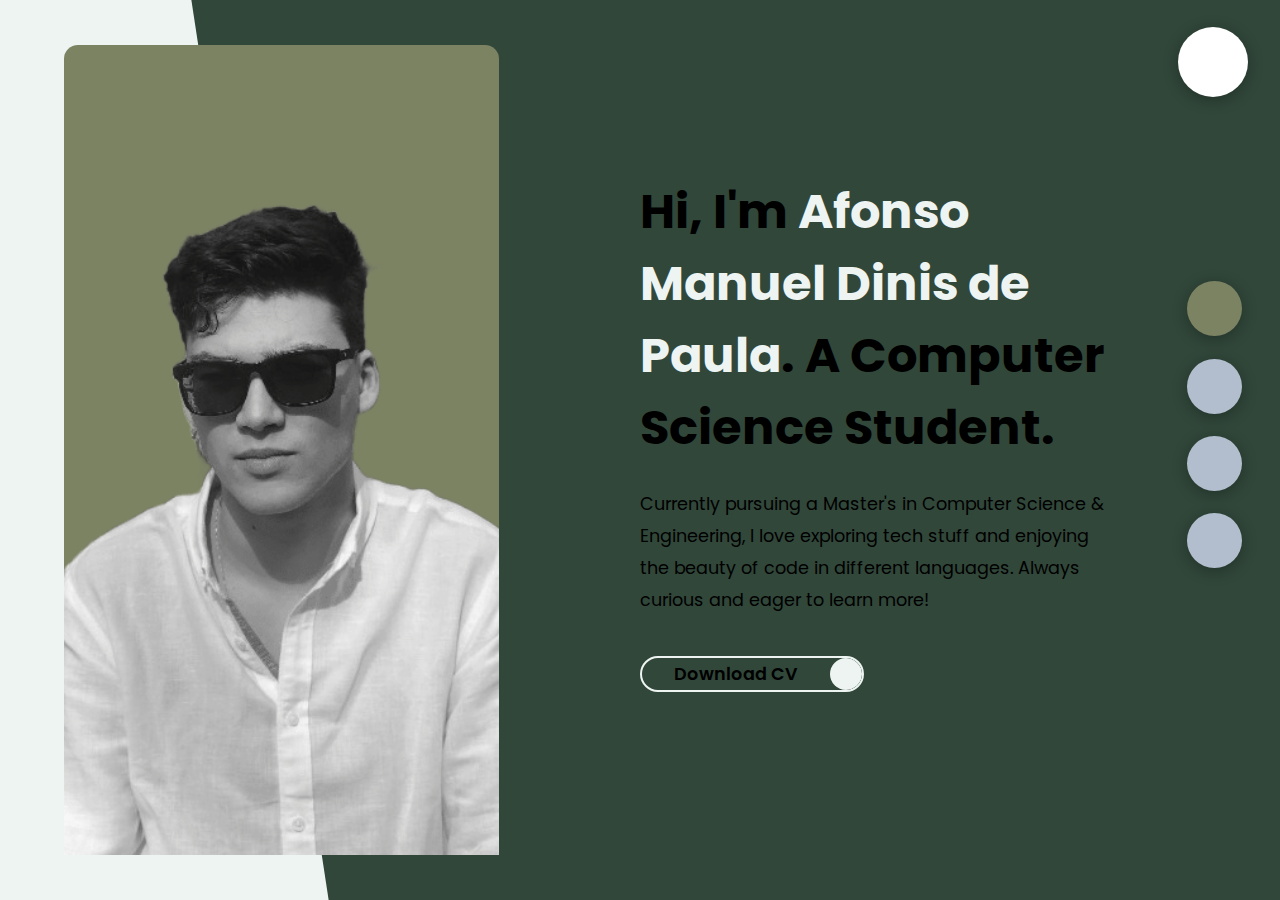
<file: index.html>
<!DOCTYPE html>
<html lang="en">
<head>
    <meta charset="UTF-8">
    <meta name="viewport" content="width=device-width, initial-scale=1.0">
    <title>Portfolio</title>
    <link rel="stylesheet" href="styles/styles.css">
    <link rel="preconnect" href="https://fonts.googleapis.com">
    <link rel="preconnect" href="https://fonts.gstatic.com" crossorigin>
    <link href="https://fonts.googleapis.com/css2?family=Poppins&display=swap" rel="stylesheet">
    <link rel="stylesheet" href="https://cdnjs.cloudflare.com/ajax/libs/font-awesome/6.5.0/css/all.min.css" integrity="sha512-Avb2QiuDEEvB4bZJYdft2mNjVShBftLdPG8FJ0V7irTLQ8Uo0qcPxh4Plq7G5tGm0rU+1SPhVotteLpBERwTkw==" crossorigin="anonymous" referrerpolicy="no-referrer" />
</head>
<body class="main-content">
    <header class="section sec1 header active" id="home">
        <div class="header-content">
            <div class="left-header">
                <div class="h-shape"></div>
                <div class="image">
                    <img src="img/hero2.png">
                </div>
            </div>
            <div class="right-header">
                <h1 class="name">
                    Hi, I'm <span>Afonso Manuel Dinis de Paula</span>.
                    A Computer Science Student.
                </h1>
                <p>
                    Currently pursuing a Master's in Computer Science & Engineering, I love exploring tech stuff and enjoying the beauty of code in different languages. Always curious and eager to learn more!
                </p>
                <div class="btn-con">
                    <a href="cv_AfonsoPaula.pdf" download="cv_AfonsoPaula.pdf" class="main-btn">
                        <span class="btn-text">Download CV</span>
                        <span class="btn-icon"><i class="fas fa-download"></i></span>
                    </a>
                </div>
            </div>
        </div>
    </header>

    <main>
        <section class="section sec2" id="about">
            <div class="main-title">
                <h2>My <span>Stats</span></h2>
            </div>
            <div class="about-container">
                <div class="left-about">
                    <h4>Information About me</h4>
                    <p>
                        I'm a passionate Tech Explorer who loves delving into the beauty of code in every language. Constantly curious and always seeking new challenges, 
                        I've found my passion in programming and creative problem-solving. Currently, I'm pursuing a Master's degree in Computer Science at the University 
                        of Beira Interior. By combining my constant curiosity with a hands-on approach, I'm ready to take on any challenge the digital world throws my way.
                    </p>
                    <div class="btn-container">
                        <div class="btn-con">
                            <a href="cv_AfonsoPaula.pdf" download="cv_AfonsoPaula.pdf" class="main-btn">
                                <span class="btn-text">Download CV</span>
                                <span class="btn-icon"><i class="fas fa-download"></i></span>
                            </a>
                        </div>
                    </div>
                </div>
                <div class="right-about">
                    <div class="about-item">
                        <div class="abt-text">
                            <p class="large-text">10+</p>
                            <p class="small-text">Projects <br /> Completed</p>
                        </div>
                    </div>
                    <div class="about-item">
                        <div class="abt-text">
                            <p class="large-text">5+</p>
                            <p class="small-text">Years of <br /> Experience</p>
                        </div>
                    </div>
                    <div class="about-item">
                        <div class="abt-text">
                            <p class="large-text">Cybersecurity</p>
                            <p class="small-text">Field of <br /> interest</p>
                        </div>
                    </div>
                    <div class="about-item">
                        <div class="abt-text">
                            <p class="large-text">0</p>
                            <p class="small-text">Years of Professional <br /> Experience</p>
                        </div>
                    </div>
                </div>
            </div>
            <div class="about-stats">
                <h4 class="stat-title">My Skills</h4>
                <div class="progress-bars">
                    <div class="progress-bar">
                        <p class="prog-title">html5</p>
                        <div class="progress-con">
                            <p class="prog-text">82%</p>
                            <div class="progress">
                                <span class="html"></span>
                            </div>
                        </div>
                    </div>
                    <div class="progress-bar">
                        <p class="prog-title">css3</p>
                        <div class="progress-con">
                            <p class="prog-text">71%%</p>
                            <div class="progress">
                                <span class="css"></span>
                            </div>
                        </div>
                    </div>
                    <div class="progress-bar">
                        <p class="prog-title">javascript</p>
                        <div class="progress-con">
                            <p class="prog-text">54%</p>
                            <div class="progress">
                                <span class="js"></span>
                            </div>
                        </div>
                    </div>
                    <div class="progress-bar">
                        <p class="prog-title">Java</p>
                        <div class="progress-con">
                            <p class="prog-text">65%</p>
                            <div class="progress">
                                <span class="java"></span>
                            </div>
                        </div>
                    </div>
                    <div class="progress-bar">
                        <p class="prog-title">SQL</p>
                        <div class="progress-con">
                            <p class="prog-text">79%</p>
                            <div class="progress">
                                <span class="sql"></span>
                            </div>
                        </div>
                    </div>
                    <div class="progress-bar">
                        <p class="prog-title">Python</p>
                        <div class="progress-con">
                            <p class="prog-text">82%</p>
                            <div class="progress">
                                <span class="python"></span>
                            </div>
                        </div>
                    </div>
                    <div class="progress-bar">
                        <p class="prog-title">PHP</p>
                        <div class="progress-con">
                            <p class="prog-text">65%</p>
                            <div class="progress">
                                <span class="php"></span>
                            </div>
                        </div>
                    </div>
                    <div class="progress-bar">
                        <p class="prog-title">C</p>
                        <div class="progress-con">
                            <p class="prog-text">80%</p>
                            <div class="progress">
                                <span class="c"></span>
                            </div>
                        </div>
                    </div>
                    <div class="progress-bar">
                        <p class="prog-title">Bash/Linux</p>
                        <div class="progress-con">
                            <p class="prog-text">72%</p>
                            <div class="progress">
                                <span class="bash"></span>
                            </div>
                        </div>
                    </div>
                    <div class="progress-bar">
                        <p class="prog-title">Docker</p>
                        <div class="progress-con">
                            <p class="prog-text">55%</p>
                            <div class="progress">
                                <span class="docker"></span>
                            </div>
                        </div>
                    </div>
                    <div class="progress-bar">
                        <p class="prog-title">Team Work</p>
                        <div class="progress-con">
                            <p class="prog-text">87%</p>
                            <div class="progress">
                                <span class="team"></span>
                            </div>
                        </div>
                    </div>
                    <div class="progress-bar">
                        <p class="prog-title">Communication</p>
                        <div class="progress-con">
                            <p class="prog-text">75%</p>
                            <div class="progress">
                                <span class="communication"></span>
                            </div>
                        </div>
                    </div>
                    <div class="progress-bar">
                        <p class="prog-title">Adaptability</p>
                        <div class="progress-con">
                            <p class="prog-text">77%</p>
                            <div class="progress">
                                <span class="adaptability"></span>
                            </div>
                        </div>
                    </div>
                    <div class="progress-bar">
                        <p class="prog-title">Critical Thinking</p>
                        <div class="progress-con">
                            <p class="prog-text">73%</p>
                            <div class="progress">
                                <span class="critical"></span>
                            </div>
                        </div>
                    </div>
                </div>
            </div>
            <h4 class="stat-title">My Timeline</h4>
            <div class="timeline">
                <div class="timeline-item">
                    <div class="tl-icon">
                        <i class="fas fa-briefcase"></i>
                    </div>
                    <p class="tl-duration">Feb 2024 - Jun 2024</p>
                    <h5>Erasmus Programme<span> - Białystok University of Technology</span></h5>
                    <p>
                        My Erasmus program at Białystok University of Technology in Poland marked a transformative milestone in my academic journey. The university offered a dynamic and challenging learning environment where I honed my skills in the Internet of Things, wireless networks, and data exploration and analytics. This international experience allowed me to develop essential competencies for the job market, such as teamwork, problem-solving, and adaptability to different cultures. Moreover, the opportunity to explore various European cities broadened my worldview and provided me with unforgettable memories.
                    </p>
                </div>
                <div class="timeline-item">
                    <div class="tl-icon">
                        <i class="fas fa-briefcase"></i>
                    </div>
                    <p class="tl-duration">2022 - OnGoing</p>
                    <h5>Master's Degree<span> - U.Beira Interior</span></h5>
                    <p>
                        I am currently pursuing a Master's degree in Computer Science, a program that allows me to explore a wide range of areas within computing. 
                        Throughout my academic journey, I have deepened my knowledge in various disciplines, including:
                    </p>
                    <ul>
                        <li>🔹Software Quality</li>
                        <li>🔹Programming Languages and Compilers</li>
                        <li>🔹Database Management Systems</li>
                        <li>🔹Communication Protocols</li>
                        <li>🔹Machine Learning</li>
                        <li>🔹Cloud Computing</li>
                        <li>🔹Virtualization and Data Center Technologies</li>
                    </ul>
                </div>
                <div class="timeline-item">
                    <div class="tl-icon">
                        <i class="fas fa-briefcase"></i>
                    </div>
                    <p class="tl-duration">2019 - 2023</p>
                    <h5>Bachelor's Degree<span> - U.Beira Interior</span></h5>
                    <p>
                        Graduated with a Bachelor's degree in Computer Science & Engineering, where I mainly gained practical skills in:
                    </p>
                    <ul>
                        <li>🔹Algorithms and Data Structures</li>
                        <li>🔹Web Programming</li>
                        <li>🔹Databases and Data Management</li>
                        <li>🔹Object-Oriented Programming</li>
                        <li>🔹Operating Systems</li>
                        <li>🔹Mobile Application Development</li>
                        <li>🔹Artificial Intelligence</li>
                        <li>🔹Network Administration and Systems</li>
                        <li>🔹Cybersecurity</li>
                        <li>🔹Distributed Systems</li>
                    </ul>
                    <p>
                        My bachelor's final project, titled 'Web Corpora Operations', was developed to provide a tool aiding linguists and other professionals in comprehending 
                        and exploring the usage of specific words across different contexts on the internet (Grade: 18/20).
                    </p>
                </div>
            </div>
        </section>
        <section class="section sec3" id="portfolio">
            <div class="main-title">
                <h2>My <span>Portfolio</span></h2>
            </div>
            <p class="port-text">
                Here is some of my work that I've done in various programming languages.
            </p>
            <div class="portfolios">
                <div class="portfolio-item">
                    <div class="image">
                        <img src="img/port1.png" alt="">
                    </div>
                    <div class="hover-items">
                        <h3>Web Corpora Operations</h3>
                        <div class="icons">
                            <a class="icon" href="https://github.com/AfonsoPaula/Web-Corpora-Operations" target="_blank">
                                <i class="fab fa-github"></i>
                            </a>
                        </div>
                    </div>
                </div>
                <div class="portfolio-item">
                    <div class="image">
                        <img src="img/port2.png" alt="">
                    </div>
                    <div class="hover-items">
                        <h3>Apis Melifera Honeybee</h3>
                        <div class="icons">
                            <a class="icon" href="https://github.com/AfonsoPaula/Apis-Melifera-Honeybee" target="_blank">
                                <i class="fab fa-github"></i>
                            </a>
                        </div>
                    </div>
                </div>
                <div class="portfolio-item">
                    <div class="image">
                        <img src="img/port3.png" alt="">
                    </div>
                    <div class="hover-items">
                        <h3>Queries Manager</h3>
                        <div class="icons">
                            <a class="icon" href="https://github.com/AfonsoPaula/Queries-Manager" target="_blank">
                                <i class="fab fa-github"></i>
                            </a>
                        </div>
                    </div>
                </div>
                <div class="portfolio-item">
                    <div class="image">
                        <img src="img/port4.png" alt="">
                    </div>
                    <div class="hover-items">
                        <h3>Weather API</h3>
                        <div class="icons">
                            <a class="icon" href="https://github.com/AfonsoPaula/Weather-API" target="_blank">
                                <i class="fab fa-github"></i>
                            </a>
                        </div>
                    </div>
                </div>
                <div class="portfolio-item">
                    <div class="image">
                        <img src="img/port5.png" alt="">
                    </div>
                    <div class="hover-items">
                        <h3>Sigma Interpreter</h3>
                        <div class="icons">
                            <a class="icon" href="https://github.com/AfonsoPaula/Sigma-compiler" target="_blank">
                                <i class="fab fa-github"></i>
                            </a>
                        </div>
                    </div>
                </div>
                <div class="portfolio-item">
                    <div class="image">
                        <img src="img/port6.png" alt="">
                    </div>
                    <div class="hover-items">
                        <h3>Data Analysis</h3>
                        <div class="icons">
                            <a class="icon" href="https://github.com/AfonsoPaula/Data-Analysis" target="_blank">
                                <i class="fab fa-github"></i>
                            </a>
                        </div>
                    </div>
                </div>
            </div>
        </section>
        <!-- <section class="section sec4" id="blogs">
            <div class="main-title">
                <h2>My <span>Blogs</span></h2>
            </div>
            <div class="blogs">
                <div class="blog">
                    <img src="img/blog1.png" alt="">
                    <div class="blog-text">
                        <h4>
                            How create your own Website
                        </h4>
                        <p>
                            Lorem ipsum dolor sit amet, consectetur adipiscing elit, 
                            sed do eiusmod tempor incididunt ut labore et dolore magna aliqua. 
                            Ut enim ad minim veniam, quis nostrud exercitation ullamco laboris 
                            nisi ut aliquip ex ea commodo consequat.
                        </p>
                    </div>
                </div>
                <div class="blog">
                    <img src="img/blog1.png" alt="">
                    <div class="blog-text">
                        <h4>
                            How create your own Website
                        </h4>
                        <p>
                            Lorem ipsum dolor sit amet, consectetur adipiscing elit, 
                            sed do eiusmod tempor incididunt ut labore et dolore magna aliqua. 
                            Ut enim ad minim veniam, quis nostrud exercitation ullamco laboris 
                            nisi ut aliquip ex ea commodo consequat.
                        </p>
                    </div>
                </div>
                <div class="blog">
                    <img src="img/blog1.png" alt="">
                    <div class="blog-text">
                        <h4>
                            How create your own Website
                        </h4>
                        <p>
                            Lorem ipsum dolor sit amet, consectetur adipiscing elit, 
                            sed do eiusmod tempor incididunt ut labore et dolore magna aliqua. 
                            Ut enim ad minim veniam, quis nostrud exercitation ullamco laboris 
                            nisi ut aliquip ex ea commodo consequat.
                        </p>
                    </div>
                </div>
            </div>
        </section> -->
        <section class="section sec5 contact" id="contact">
            <div class="contact-container">
                <div class="main-title">
                    <h2>Contact <span>Me</span></h2>
                </div>
                <div class="contact-content-con">
                    <div class="left-contact">
                        <h4>Contact Info</h4>
                        <p>
                            If you have any questions about my work, want to collaborate, or discuss job opportunities, feel free to reach out! I typically respond within 24 hours during weekdays, and you can expect a swift reply.
                        </p>
                        <p>
                            Your privacy is important to me, and any information you provide will be kept confidential. Please feel free to choose your preferred method of contact, whether it's the contact form, or social media - I look forward to chatting with you!
                        </p>
                        <div class="contact-info">
                            <div class="contact-item">
                                <div class="icon">
                                    <i class="fas fa-location-dot"></i>
                                    <p>
                                        Portalegre, Portugal
                                    </p>
                                </div>
                            </div>
                            <div class="contact-item">
                                <div class="icon">
                                    <i class="fas fa-earth-europe"></i>
                                    <p>
                                        Portuguese, Spanish, English
                                    </p>
                                </div>
                            </div>
                        </div>
                        <div class="contact-icons">
                            <div class="contact-icon">
                                <a href="https://www.linkedin.com/in/afonso-de-paula/" target="_blank">
                                    <i class="fab fa-linkedin"></i>
                                </a>
                                <a href="https://github.com/AfonsoPaula" target="_blank">
                                    <i class="fab fa-github"></i>
                                </a>
                                <a href="https://x.com/vailatu_?s=21" target="_blank">
                                    <i class="fab fa-x-twitter"></i>
                                </a>
                                <a href="https://www.instagram.com/afonsodpaula77/" target="_blank">
                                    <i class="fab fa-instagram"></i>
                                </a>
                            </div>
                        </div>
                    </div>
                    <div class="right-contact">
                        <form action="https://formsubmit.co/3e87107847fbf3b23c5349bedf979a65" method="POST" class="contact-form">
                            <div class="input-control i-c-2">
                                <input type="text" name="name" required placeholder="YOUR NAME">
                                <input type="email" name="email" required placeholder="YOUR EMAIL">
                            </div>
                            <div class="input-control">
                                <input type="text" name="subject" required placeholder="ENTER SUBJECT">
                            </div>
                            <div class="input-control">
                                <textarea name="message" cols="15" rows="8" placeholder="Message here..."></textarea>
                            </div>
                            <div class="submit-btn">
                                <!-- <input type="hidden" name="_captcha" value="false"> -->
                                <input type="hidden" name="_next" value="https://afonsopaula.github.io/myPortfolio/thanks.html">
                                <input type="hidden" name="_template" value="table">
                                <button type="submit" class="contact-btn">
                                    <span class="btn-text2">Send Message</span>
                                    <span class="btn-icon2"><i class="fa-regular fa-paper-plane"></i></span>
                                </button>
                            </div>
                        </form>
                    </div>
                </div>
            </div>
        </section>
    </main>

    <div class="controlls">
        <div class="control control-1 active-btn" data-id="home">
            <i class="fas fa-home"></i>
        </div>
        <div class="control control-2" data-id="about">
            <i class="fas fa-user-tie"></i>
        </div>
        <div class="control control-3" data-id="portfolio">
            <i class="fas fa-briefcase"></i>
        </div>
        <!-- <div class="control control-4" data-id="blogs">
            <i class="fas fa-newspaper"></i>
        </div> -->
        <div class="control control-5" data-id="contact">
            <i class="fas fa-envelope-open"></i>
        </div>
    </div>

    <div class="theme-btn">
        <i class="fas fa-adjust"></i>
    </div>

    <script src="app.js"></script>
</body>
</html>
</file>
<file: styles/styles.css>
* {
  margin: 0;
  padding: 0;
  box-sizing: border-box;
  list-style: none;
}

:root {
  --color-primary: #31473A;
  --color-secondary: #EDF4F2;
  --color-Tertiary: #7C8363;
  --color-white: #000;
  --color-black: #FFFFFF;
  --color-gey-0: #12181b;
  --color-gey-1: #2a2e35;
  --color-gey-2: #454e56;
  --color-gey-3: #6c7983;
  --color-gey-4: #b2becd;
  --color-gey-5: #dbe1e8;
  --color-gey-6: #f8f8f8;
  --br-sm-2: 14px;
  --box-shadow-1: 0 3px 15px rgba(0,0,0,.3) ;
}

.light-mode {
  --color-primary: #A1D6E2;
  --color-secondary: #65acf8;
  --color-Tertiary: #1995AD;
  --color-white: #FCF6F5;
  --color-black: #000;
  --color-gey-0: #f8f8f8;
  --color-gey-1: #dbe1e8;
  --color-gey-2: #b2becd;
  --color-gey-3: #6c7983;
  --color-gey-4: #454e56;
  --color-gey-5: #2a2e35;
  --color-gey-6: #12181b;
}

body {
  background-color: var(--color-primary);
  font-family: "Poppins", sans-serif;
  font-size: 1.1rem;
  color: var(--color-white);
  transition: all 0.4s ease-in-out;
}

a {
  display: inline-block;
  text-decoration: none;
  color: indianred;
  font-family: inherit;
}

header {
  min-height: 100vh;
  font-family: "Poppins", sans-serif;
  color: var(--color-white);
  overflow: hidden;
}

section {
  min-height: 100vh;
  width: 100%;
  position: absolute;
  left: 0;
  top: 0;
  padding: 3rem 18rem;
}

.section {
  transform: translateY(-100%) scale(0);
  transition: all 0.4s ease-in-out;
  background-color: var(--color-primary);
}

.sec1 {
  display: none;
  transform: translateY(0) scale(1);
}

.sec2 {
  display: none;
  transform: translateY(0) scale(1);
}

.sec3 {
  display: none;
  transform: translateY(0) scale(1);
}

.sec4 {
  display: none;
  transform: translateY(0) scale(1);
}

.sec5 {
  display: none;
  transform: translateY(0) scale(1);
}

.active {
  display: block;
  animation: scaleAnim 1s ease-in-out;
}
@keyframes scaleAnim {
  0% {
    transform: translateY(-100%) scaleY(0);
  }
  100% {
    transform: translateY(0) scaleY(1);
  }
}

.controlls {
  position: fixed;
  z-index: 10;
  top: 30%;
  right: 3%;
  display: flex;
  flex-direction: column;
  align-items: center;
  justify-content: center;
  transform: translateY(-50);
}
.controlls .active-btn {
  background-color: var(--color-Tertiary) !important;
  transition: all 0.4s ease-in-out;
}
.controlls .active-btn i {
  color: var(--color-secondary) !important;
}
.controlls .control {
  padding: 1rem;
  cursor: pointer;
  background-color: var(--color-gey-4);
  width: 55px;
  height: 55px;
  border-radius: 50%;
  display: flex;
  justify-content: center;
  align-items: center;
  margin: 0.7rem 0;
  box-shadow: var(--box-shadow-1);
  transform: scale(1);
  transition: all 0.4s ease-in-out;
}
.controlls .control i {
  font-size: 1.2rem;
  color: var(--color-primary);
  pointer-events: none;
}
.controlls .control:hover {
  transform: scale(1.1);
  background-color: var(--color-white);
  transition: all 0.4s ease-in-out;
}
.controlls .control:hover i {
  color: var(--color-secondary);
}

.theme-btn {
  top: 3%;
  right: 2.5%;
  width: 70px;
  height: 70px;
  border-radius: 50%;
  background-color: var(--color-black);
  cursor: pointer;
  position: fixed;
  display: flex;
  align-items: center;
  justify-content: center;
  box-shadow: 0 3px 15px rgba(0, 0, 0, 0.3);
  transition: all 0.1s ease-in-out;
}
.theme-btn:active {
  transform: translateY(-3px);
}
.theme-btn i {
  font-size: 1.4rem;
  color: var(--color-gey-3);
  pointer-events: none;
}

/* Header Content */
.header-content {
  display: grid;
  grid-template-columns: repeat(2, 1fr);
  min-height: 100vh;
}
.header-content .left-header {
  display: flex;
  align-items: center;
  position: relative;
}
.header-content .left-header .h-shape {
  transition: all 0.4s ease-in-out;
  width: 65%;
  height: 100%;
  background-color: var(--color-secondary);
  position: absolute;
  top: 0;
  z-index: -1;
  -webkit-clip-path: polygon(0 0, 46% 0, 79% 100%, 0% 100%);
          clip-path: polygon(0 0, 46% 0, 79% 100%, 0% 100%);
}
.header-content .left-header .image {
  border-radius: var(--br-sm-2);
  height: 90%;
  width: 68%;
  margin-left: 4rem;
  background-color: var(--color-Tertiary);
  transition: all 0.4s ease-in-out;
}
.header-content .left-header .image img {
  width: 100%;
  height: 100%;
  -o-object-fit: cover;
     object-fit: cover;
  transition: all 0.4s ease-in-out;
  filter: grayscale(100%);
}
.header-content .left-header .image img:hover {
  filter: grayscale(0%);
  line-height: 2rem;
}
.header-content .right-header {
  display: flex;
  flex-direction: column;
  justify-content: center;
  padding-right: 18rem;
}
.header-content .right-header .name {
  font-size: 3rem;
}
.header-content .right-header .name span {
  color: var(--color-secondary);
}
.header-content .right-header p {
  margin: 1.5rem 0;
  line-height: 2rem;
}

/* ----------------- About ----------------- */
.about-container {
  text-align: start;
  display: grid;
  grid-template-columns: repeat(2, 1fr);
  padding-top: 3.5rem;
  padding-bottom: 5rem;
}
.about-container .right-about {
  display: grid;
  grid-template-columns: repeat(2, 1fr);
  grid-gap: 2rem;
}
.about-container .right-about .about-item {
  border: 3px solid var(--color-secondary);
  border-radius: 5px;
  transition: all 0.4s ease-in-out;
  box-shadow: 2px 2px 15px rgba(0, 0, 0, 0.1);
}
.about-container .right-about .about-item:hover {
  cursor: default;
  transform: translateY(-5px);
  border: 3px solid var(--color-Tertiary);
  box-shadow: 1px 4px 15px rgba(0, 0, 0, 0.32);
  background-color: var(--color-Tertiary);
}
.about-container .right-about .about-item .abt-text {
  padding: 1.5rem;
  display: flex;
  flex-direction: column;
}
.about-container .right-about .about-item .abt-text .large-text {
  font-size: 3rem;
  font-weight: 700;
  color: var(--color-secondary);
}
.about-container .right-about .about-item .abt-text .small-text {
  padding-left: 3rem;
  position: relative;
  text-transform: uppercase;
  font-size: 1.2rem;
  color: var(--color-grey-4);
  letter-spacing: 2px;
}
.about-container .right-about .about-item .abt-text .small-text::before {
  content: "";
  position: absolute;
  left: 0;
  top: 15px;
  width: 2rem;
  height: 2px;
  background-color: var(--color-gey-5);
}
.about-container .left-about {
  padding-right: 5rem;
}
.about-container .left-about p {
  line-height: 2rem;
  padding: 1rem;
  color: var(--color-gey-4);
}
.about-container .left-about h4 {
  color: var(--color-gey-4);
  text-align: center;
  font-size: 3rem;
  text-transform: uppercase;
  text-shadow: 0px 11px 10px rgba(123, 119, 105, 0.8);
}
.about-container .left-about .btn-container {
  display: flex;
  justify-content: center;
  align-items: center;
}

.about-stats {
  padding-bottom: 4rem;
}
.about-stats .progress-bars {
  display: grid;
  grid-template-columns: repeat(2, 1fr);
  grid-gap: 2rem;
}
.about-stats .progress-bars .progress-bar {
  display: flex;
  flex-direction: column;
}
.about-stats .progress-bars .progress-bar .prog-title {
  text-transform: uppercase;
  font-weight: 500;
  color: var(--color-black);
}
.about-stats .progress-bars .progress-bar .progress-con {
  display: flex;
  align-items: center;
}
.about-stats .progress-bars .progress-bar .progress-con .prog-text {
  color: var(--color-gey-4);
}
.about-stats .progress-bars .progress-bar .progress-con .progress {
  width: 100%;
  height: 0.45rem;
  background-color: var(--color-gey-4);
  margin-left: 1rem;
  position: relative;
}
.about-stats .progress-bars .progress-bar .progress-con .progress span {
  position: absolute;
  top: 0;
  left: 0;
  height: 100%;
  background-color: var(--color-Tertiary);
  transition: all 0.4s ease-in-out;
  width: 60%;
}
.about-stats .progress-bars .progress-bar .progress-con .progress .html {
  width: 82%;
}
.about-stats .progress-bars .progress-bar .progress-con .progress .css {
  width: 71%;
}
.about-stats .progress-bars .progress-bar .progress-con .progress .js {
  width: 54%;
}
.about-stats .progress-bars .progress-bar .progress-con .progress .java {
  width: 65%;
}
.about-stats .progress-bars .progress-bar .progress-con .progress .sql {
  width: 79%;
}
.about-stats .progress-bars .progress-bar .progress-con .progress .python {
  width: 82%;
}
.about-stats .progress-bars .progress-bar .progress-con .progress .php {
  width: 65%;
}
.about-stats .progress-bars .progress-bar .progress-con .progress .c {
  width: 80%;
}
.about-stats .progress-bars .progress-bar .progress-con .progress .bash {
  width: 72%;
}
.about-stats .progress-bars .progress-bar .progress-con .progress .python {
  width: 74%;
}
.about-stats .progress-bars .progress-bar .progress-con .progress .docker {
  width: 55%;
}
.about-stats .progress-bars .progress-bar .progress-con .progress .team {
  width: 87%;
}
.about-stats .progress-bars .progress-bar .progress-con .progress .communication {
  width: 75%;
}
.about-stats .progress-bars .progress-bar .progress-con .progress .adaptability {
  width: 77%;
}
.about-stats .progress-bars .progress-bar .progress-con .progress .critical {
  width: 73%;
}
.about-stats .progress-bars .progress-bar .progress-con .progress .maisum {
  width: 73%;
}

.stat-title {
  text-transform: uppercase;
  font-size: 2rem;
  text-align: center;
  padding: 3.5rem 0;
  position: relative;
  text-shadow: 0px 2px 10px rgba(123, 119, 105, 0.8);
}
.stat-title::before {
  position: absolute;
  content: "";
  left: 50%;
  top: 0;
  width: 40%;
  height: 1px;
  background-color: var(--color-gey-5);
  transform: translateX(-50%);
}

/* Timeline */
.timeline {
  text-align: start;
  display: grid;
  grid-template-columns: repeat(2, 1fr);
  grid-gap: 2rem;
  padding-bottom: 3rem;
}
.timeline .timeline-item {
  position: relative;
  padding-left: 3rem;
  border-left: 2px solid var(--color-gey-5);
}
.timeline .timeline-item .tl-icon {
  color: var(--color-white);
  position: absolute;
  left: -27px;
  top: 0;
  background-color: var(--color-secondary);
  width: 50px;
  height: 50px;
  border-radius: 50%;
  display: flex;
  align-items: center;
  justify-content: center;
}
.timeline .timeline-item .tl-icon i {
  font-size: 1.3rem;
}
.timeline .timeline-item .tl-duration {
  padding: 0.2rem 0.6rem;
  background-color: var(--color-gey-5);
  border-radius: 15px;
  display: inline-block;
  font-size: 0.8rem;
  text-transform: uppercase;
  font-weight: 500;
  color: var(--color-white);
}
.timeline .timeline-item h5 {
  padding: 1rem 0;
  text-transform: uppercase;
  font-size: 1.3rem;
  font-weight: 600;
}
.timeline .timeline-item span {
  color: var(--color-gey-3);
  font-weight: 500;
  font-size: 1.2rem;
}
.timeline .timeline-item p {
  color: var(--color-gey-4);
}

/* ---------------- Portfolio ------------- */
.port-text {
  padding: 2rem 0;
  text-align: center;
  color: var(--color-black);
  line-height: 3rem;
}

.portfolios {
  display: grid;
  grid-template-columns: repeat(3, 1fr);
  grid-gap: 2rem;
  margin-top: 2rem;
}
.portfolios .portfolio-item {
  position: relative;
  border-radius: 15px;
}
.portfolios .portfolio-item img {
  width: 100%;
  height: 300px;
  -o-object-fit: cover;
     object-fit: cover;
  border-radius: 15px;
}
.portfolios .portfolio-item .hover-items {
  width: 100%;
  height: 100%;
  background-color: var(--color-secondary);
  position: absolute;
  left: 0;
  top: 0;
  border-radius: 15px;
  display: flex;
  justify-content: center;
  align-items: center;
  flex-direction: column;
  opacity: 0;
  transform: scale(0);
  transition: all 0.4s ease-in-out;
}
.portfolios .portfolio-item .hover-items h3 {
  font-size: 1.5rem;
  color: var(--color-primary);
  margin-bottom: 1.5rem;
}
.portfolios .portfolio-item .hover-items .icons {
  display: flex;
  justify-content: center;
  align-items: center;
}
.portfolios .portfolio-item .hover-items .icons .icon {
  background-color: var(--color-primary);
  border-radius: 50%;
  width: 50px;
  height: 50px;
  display: flex;
  justify-content: center;
  align-items: center;
  margin: 0 1rem;
  cursor: pointer;
  transition: all 0.4s ease-in-out;
}
.portfolios .portfolio-item .hover-items .icons .icon i {
  font-size: 1.5rem;
  color: var(--color-black);
  margin: 0 1rem;
  transform: scale(1);
  transition: all 0.4s ease-in-out;
}
.portfolios .portfolio-item .hover-items .icons .icon:hover {
  background-color: var(--color-white);
  transform: scale(1.2);
  transition: all 0.4s ease-in-out;
}
.portfolios .portfolio-item .hover-items .icons .icon:hover i {
  color: var(--color-black);
}

.portfolio-item:hover .hover-items {
  opacity: 1;
  transform: scale(1);
}

/* ----------------- Blogs ---------------- */
.blogs {
  display: grid;
  grid-template-columns: repeat(3, 1fr);
  grid-gap: 2rem;
  margin-top: 3rem;
}
.blogs .blog {
  position: relative;
  background-color: var(--color-gey-5);
  border-radius: 5px;
  box-shadow: 1px 1px 20px rgba(0, 0, 0, 0.1);
  transition: all 0.4s ease-in-out;
}
.blogs .blog:hover {
  box-shadow: 1px 1px 20px rgba(0, 0, 0, 0.3);
  transform: translateY(-5px);
  transition: all 0.4s ease-in-out;
}
.blogs .blog:hover img {
  filter: grayscale(0);
  transform: scale(1.1);
  box-shadow: 0px 4px 15px rgba(0, 0, 0, 0.8);
}
.blogs .blog img {
  width: 100%;
  height: 300px;
  -o-object-fit: cover;
     object-fit: cover;
  border-top-left-radius: 5px;
  border-top-right-radius: 5px;
  filter: grayscale(100%);
  transition: all 0.4s ease-in-out;
}
.blogs .blog .blog-text {
  margin-top: -7px;
  padding: 1.1rem;
  border-top: 8px solid var(--color-Tertiary);
}
.blogs .blog .blog-text h4 {
  font-size: 1.5rem;
  margin-bottom: 0.7rem;
  transition: all 0.4s ease-in-out;
  cursor: pointer;
}
.blogs .blog .blog-text h4:hover {
  color: var(--color-primary);
}
.blogs .blog .blog-text p {
  color: var(--color-gey-2);
  line-height: 2rem;
  padding-bottom: 1rem;
}

/* ---------------- Contact --------------- */
.contact-content-con {
  display: flex;
  padding-top: 5rem;
}
.contact-content-con .left-contact {
  transform: scale(1);
  transition: all 0.4s ease-in-out;
  background-color: var(--color-Tertiary);
  padding: 1rem;
  color: var(--color-white);
  border-radius: 20px;
  flex: 2;
  box-shadow: 0 0 10px 0 rgba(0, 0, 0, 0.5);
}
.contact-content-con .left-contact h4 {
  text-align: center;
  margin-top: 1rem;
  font-size: 2rem;
  text-transform: uppercase;
  text-shadow: 0px 11px 10px rgba(81, 67, 21, 0.8);
}
.contact-content-con .left-contact p {
  margin: 1rem 0;
  line-height: 2rem;
}
.contact-content-con .left-contact .contact-info .contact-item {
  display: flex;
  align-items: center;
  margin-left: 2rem;
}
.contact-content-con .left-contact .contact-info .contact-item p {
  margin: 0.3rem 0 !important;
  padding: 0 !important;
}
.contact-content-con .left-contact .contact-info .contact-item .icon {
  display: grid;
  grid-template-columns: 40px 1fr;
}
.contact-content-con .left-contact .contact-info .contact-item .icon i {
  display: flex;
  align-items: center;
  font-size: 1.3rem;
  color: var(--color-white);
}
.contact-content-con .left-contact .contact-icon {
  display: grid;
  grid-template-columns: repeat(4, 1fr);
  place-items: center;
  margin-top: 2rem;
  margin: 1rem 3rem;
}
.contact-content-con .left-contact .contact-icon a {
  display: flex;
  align-items: center;
  color: var(--color-secondary);
  background-color: var(--color-primary);
  cursor: pointer;
  justify-content: center;
  width: 60px;
  height: 60px;
  border-radius: 50%;
  margin: 0 1rem;
  transition: all 0.2s ease-in-out;
  transform: scale(1);
  border: 1px solid var(--color-secondary);
}
.contact-content-con .left-contact .contact-icon a:hover {
  background-color: var(--color-primary);
  transform: scale(1.1);
}
.contact-content-con .left-contact .contact-icon i {
  display: flex;
  align-items: center;
  justify-content: center;
  font-size: 1.3rem;
}
.contact-content-con .right-contact {
  flex: 3;
  margin-left: 4rem;
}
.contact-content-con .right-contact .input-control {
  margin: 1.5rem 0;
}
.contact-content-con .right-contact .input-control input, .contact-content-con .right-contact .input-control textarea {
  border: 2px solid var(--color-secondary) !important;
  border-radius: 30px;
  font-weight: inherit;
  font-size: inherit;
  font-family: inherit;
  padding: 0.8rem 1.1rem;
  outline: none;
  border: none;
  background-color: var(--color-primary);
  width: 100%;
  color: var(--color-secondary);
  resize: none;
}
.contact-content-con .right-contact .i-c-2 {
  display: flex;
}
.contact-content-con .right-contact .i-c-2 :last-child {
  margin-left: 1.5rem;
}
.contact-content-con .right-contact .submit-btn {
  display: flex;
  justify-content: center;
}
.contact-content-con .right-contact .submit-btn .contact-btn {
  background-color: var(--color-Tertiary);
  border-radius: 30px;
  color: var(--color-white);
  font-weight: 600;
  position: relative;
  border: 2px solid var(--color-primary);
  display: flex;
  align-self: flex-start;
  align-items: center;
  overflow: hidden;
  margin-top: 1rem;
}
.contact-content-con .right-contact .submit-btn .contact-btn .btn-text2 {
  padding: 0 2rem;
}
.contact-content-con .right-contact .submit-btn .contact-btn .btn-icon2 {
  background-color: var(--color-Tertiary);
  display: flex;
  align-items: center;
  justify-content: center;
  border-radius: 50%;
  padding: 1rem;
}

/* Independed Components*/
.btn-con {
  display: flex;
  align-self: flex-start;
  margin-bottom: 2rem;
}

.main-btn {
  border-radius: 30px;
  color: var(--color-white);
  font-weight: 600;
  position: relative;
  border: 2px solid var(--color-secondary);
  display: flex;
  align-self: flex-start;
  align-items: center;
  overflow: hidden;
  margin-top: 1rem;
}
.main-btn .btn-text {
  padding: 0 2rem;
}
.main-btn .btn-icon {
  background-color: var(--color-secondary);
  display: flex;
  align-items: center;
  justify-content: center;
  border-radius: 50%;
  padding: 1rem;
}
.main-btn::before {
  content: "";
  position: absolute;
  top: 0;
  right: 0;
  transform: translateX(100%);
  transition: all 0.4s ease-out;
  z-index: -1;
}
.main-btn:hover::before {
  width: 100%;
  height: 100%;
  background-color: var(--color-secondary);
  transform: translateX(0);
}

.main-title {
  text-align: center;
  color: var(--color-Tertiary);
}
.main-title h2 {
  position: relative;
  text-transform: uppercase;
  font-size: 5rem;
  font-weight: 700;
  text-shadow: -1px -1px 0 black, 1px -1px 0 black, -1px 1px 0 black, 1px 1px 0 black;
}
.main-title h2 span {
  color: var(--color-secondary);
}

:root {
  --color-primary: #31473A;
  --color-secondary: #EDF4F2;
  --color-Tertiary: #7C8363;
  --color-white: #000;
  --color-black: #FFFFFF;
  --color-gey-0: #12181b;
  --color-gey-1: #2a2e35;
  --color-gey-2: #454e56;
  --color-gey-3: #6c7983;
  --color-gey-4: #b2becd;
  --color-gey-5: #dbe1e8;
  --color-gey-6: #f8f8f8;
  --br-sm-2: 14px;
  --box-shadow-1: 0 3px 15px rgba(0,0,0,.3) ;
}

.dark-mode {
  --color-primary: #CBD18F;
  --color-secondary: #3A6B35;
  --color-Tertiary: #E3B448;
  --color-white: #FFFFFF;
  --color-black: #000;
  --color-gey-0: #f8f8f8;
  --color-gey-1: #dbe1e8;
  --color-gey-2: #b2becd;
  --color-gey-3: #6c7983;
  --color-gey-4: #454e56;
  --color-gey-5: #2a2e35;
  --color-gey-6: #12181b;
}

@media screen and (max-width: 1560px) {
  section {
    padding: 3rem 14rem;
  }
}
@media screen and (max-width: 1432px) {
  header {
    padding: 0 !important;
  }
  .header-content .right-header {
    padding-right: 10rem;
  }
  .section {
    padding: 2rem 11rem;
  }
  /*------------- CONTACT ------------- */
  .contact-content-con {
    flex-direction: column;
    padding-top: 0rem;
  }
  .contact-content-con .right-contact {
    margin-left: 0;
    margin-top: 2.5rem;
  }
  .contact-content-con .left-contact {
    margin-top: 3rem;
  }
  .contact-content-con .right-contact .i-c-2 {
    flex-direction: column;
  }
  .contact-content-con .right-contact .i-c-2 :last-child {
    margin-left: 0;
    margin-top: 1.5rem;
  }
}
@media screen and (max-width: 1300px) {
  .section {
    padding: 3rem 8rem;
  }
}
@media screen and (max-width: 1125px) {
  .portfolios {
    padding-bottom: 6rem;
  }
  .contact-content-con .right-contact {
    margin-bottom: 6rem;
  }
  .contact-content-con .right-contact .submit-btn {
    justify-content: center;
    align-items: center;
  }
  .controlls {
    top: auto;
    bottom: 0;
    flex-direction: row;
    justify-content: center;
    left: 50%;
    transform: translate(-50%);
    width: 100%;
    background-color: var(--color-gey-5);
  }
  .controlls .control {
    margin: 0.8rem 2.5rem;
  }
}
@media screen and (max-width: 1070px) {
  /*------------- HEADER ---------------*/
  header {
    padding: 0 !important;
  }
  header .right-header {
    padding: 0 !important;
  }
  .theme-btn {
    width: 50px;
    height: 50px;
  }
  .header-content {
    grid-template-columns: 1fr;
    padding-bottom: 6rem;
  }
  .left-header .h-shape {
    display: none;
  }
  .right-header {
    grid-row: 1;
    width: 90%;
    margin: 0 auto;
  }
  .right-header .name {
    font-size: 2.5rem !important;
  }
  .header-content .left-header .image {
    margin: 0 auto !important;
    width: 90%;
  }
  .about-container {
    grid-template-columns: 1fr;
  }
  .about-container .right-about {
    padding-top: 2.5rem;
  }
  .about-container .left-about {
    place-items: center;
    padding-right: 0;
  }
  .timeline {
    padding-bottom: 5rem;
  }
  .portfolios {
    grid-template-columns: 1fr 1fr;
  }
  .blogs {
    grid-template-columns: 1fr 1fr;
  }
  .contact-content-con .left-contact {
    margin: 2rem 10rem;
  }
  .contact-content-con .right-contact {
    margin-left: 10rem;
    margin-right: 10rem;
  }
  .main-title h2 {
    font-size: 5rem;
  }
  .btn-con {
    display: flex;
    align-items: center;
    justify-content: center;
    align-self: center;
    margin-bottom: 0rem;
  }
  .section {
    padding: 2rem 2.5rem;
  }
  .header-content .right-header {
    margin-top: 2rem;
  }
}
@media screen and (max-width: 970px) {
  .controlls {
    top: auto;
    bottom: 0;
    flex-direction: row;
    justify-content: center;
    left: 50%;
    transform: translate(-50%);
    width: 100%;
    background-color: var(--color-gey-5);
    margin-top: 6rem;
  }
  .controlls .control {
    margin: 0.8rem 2rem;
  }
  .contact-content-con .left-contact {
    margin: 2rem 4rem;
  }
  .contact-content-con .right-contact {
    margin-left: 4rem;
    margin-right: 4rem;
  }
}
@media screen and (max-width: 970px) and (max-height: 1670px) {
  .header-content .right-header {
    margin-top: 2rem;
  }
}
@media screen and (max-width: 700px) {
  section {
    padding: 7rem 3rem;
  }
  .header-content .right-header {
    margin-bottom: 1.5rem;
  }
  .about-container {
    padding-top: 2.5rem;
  }
  .about-stats .progress-bars {
    grid-template-columns: 1fr;
  }
  .about-container .left-about h4 {
    font-size: 2rem;
  }
  .contact-content-con .left-contact .contact-icon {
    margin-bottom: 1.5rem;
    grid-template-columns: repeat(2, 1fr);
    grid-template-rows: repeat(2, auto);
    grid-row-gap: 2rem;
  }
  .main-title h2 {
    font-size: 4rem;
  }
}
@media screen and (max-width: 600px) {
  /*-------------- ABOUT ---------------*/
  .about-container .left-about h4 {
    font-size: 1.7rem;
  }
  .about-container .left-about p {
    margin-top: 2rem;
    margin-bottom: 1rem;
    padding: 0rem;
    color: var(--color-gey-4);
  }
  .about-container {
    grid-template-columns: 1fr;
  }
  .about-container .right-about {
    grid-template-columns: 1fr;
    padding-top: 2.5rem;
    padding: 2.5rem 2rem;
  }
  .about-container .left-about {
    align-items: center;
    justify-content: center;
    padding-right: 0;
  }
  .about-container .right-about .about-item .abt-text {
    place-items: center;
  }
  .timeline {
    grid-template-columns: 1fr;
    padding-bottom: 5rem;
  }
  .about-stats .progress-bars {
    grid-template-columns: 1fr;
    place-content: center;
  }
  /*------------ PORTFOLIO ------------- */
  .portfolios {
    grid-template-columns: 1fr;
    padding-bottom: 6rem;
  }
  /*-------------- BLOGS --------------- */
  .blogs {
    grid-template-columns: 1fr;
    padding-bottom: 6rem;
  }
  /*------------- CONTACT ------------- */
  .contact-content-con {
    flex-direction: column;
  }
  .contact-content-con .right-contact {
    margin-left: 0rem;
    margin-right: 0rem;
    margin-top: 0rem;
  }
  .contact-content-con .left-contact {
    margin: 2rem 0rem;
  }
  .contact-content-con .right-contact .i-c-2 {
    flex-direction: column;
  }
  .contact-content-con .right-contact .i-c-2 :last-child {
    margin-left: 0;
    margin-top: 1.5rem;
  }
  /* --------------------------------- */
  .section {
    padding: 2rem 2.5rem;
  }
  .controlls {
    top: auto;
    bottom: 0;
    flex-direction: row;
    justify-content: center;
    left: 50%;
    transform: translate(-50%);
    width: 100%;
    background-color: var(--color-gey-5);
  }
  .controlls .control {
    margin: 1rem 0.3rem;
  }
  .main-title h2 {
    font-size: 3rem;
  }
}
@media screen and (max-width: 500px) {
  .section {
    padding: 2rem 1.5rem;
  }
  .timeline .timeline-item {
    position: relative;
    padding-left: 2rem;
    margin-left: 1rem;
    border-left: 2px solid var(--color-gey-5);
  }
  .contact-content-con .left-contact {
    padding: 1rem;
  }
  .contact-content-con .left-contact .contact-info .contact-item {
    margin-left: 0rem;
  }
  .contact-content-con .left-contact .contact-info .contact-item .icon {
    display: grid;
    grid-template-columns: 20px 1fr;
  }
  .contact-content-con .left-contact .contact-info .contact-item .icon i {
    display: flex;
    align-items: center;
    font-size: 0.9rem;
    color: var(--color-white);
  }
  .contact-content-con .left-contact .contact-icon {
    flex-direction: column;
    justify-content: center;
    margin-bottom: 2rem;
  }
}/*# sourceMappingURL=styles.css.map */
</file>
